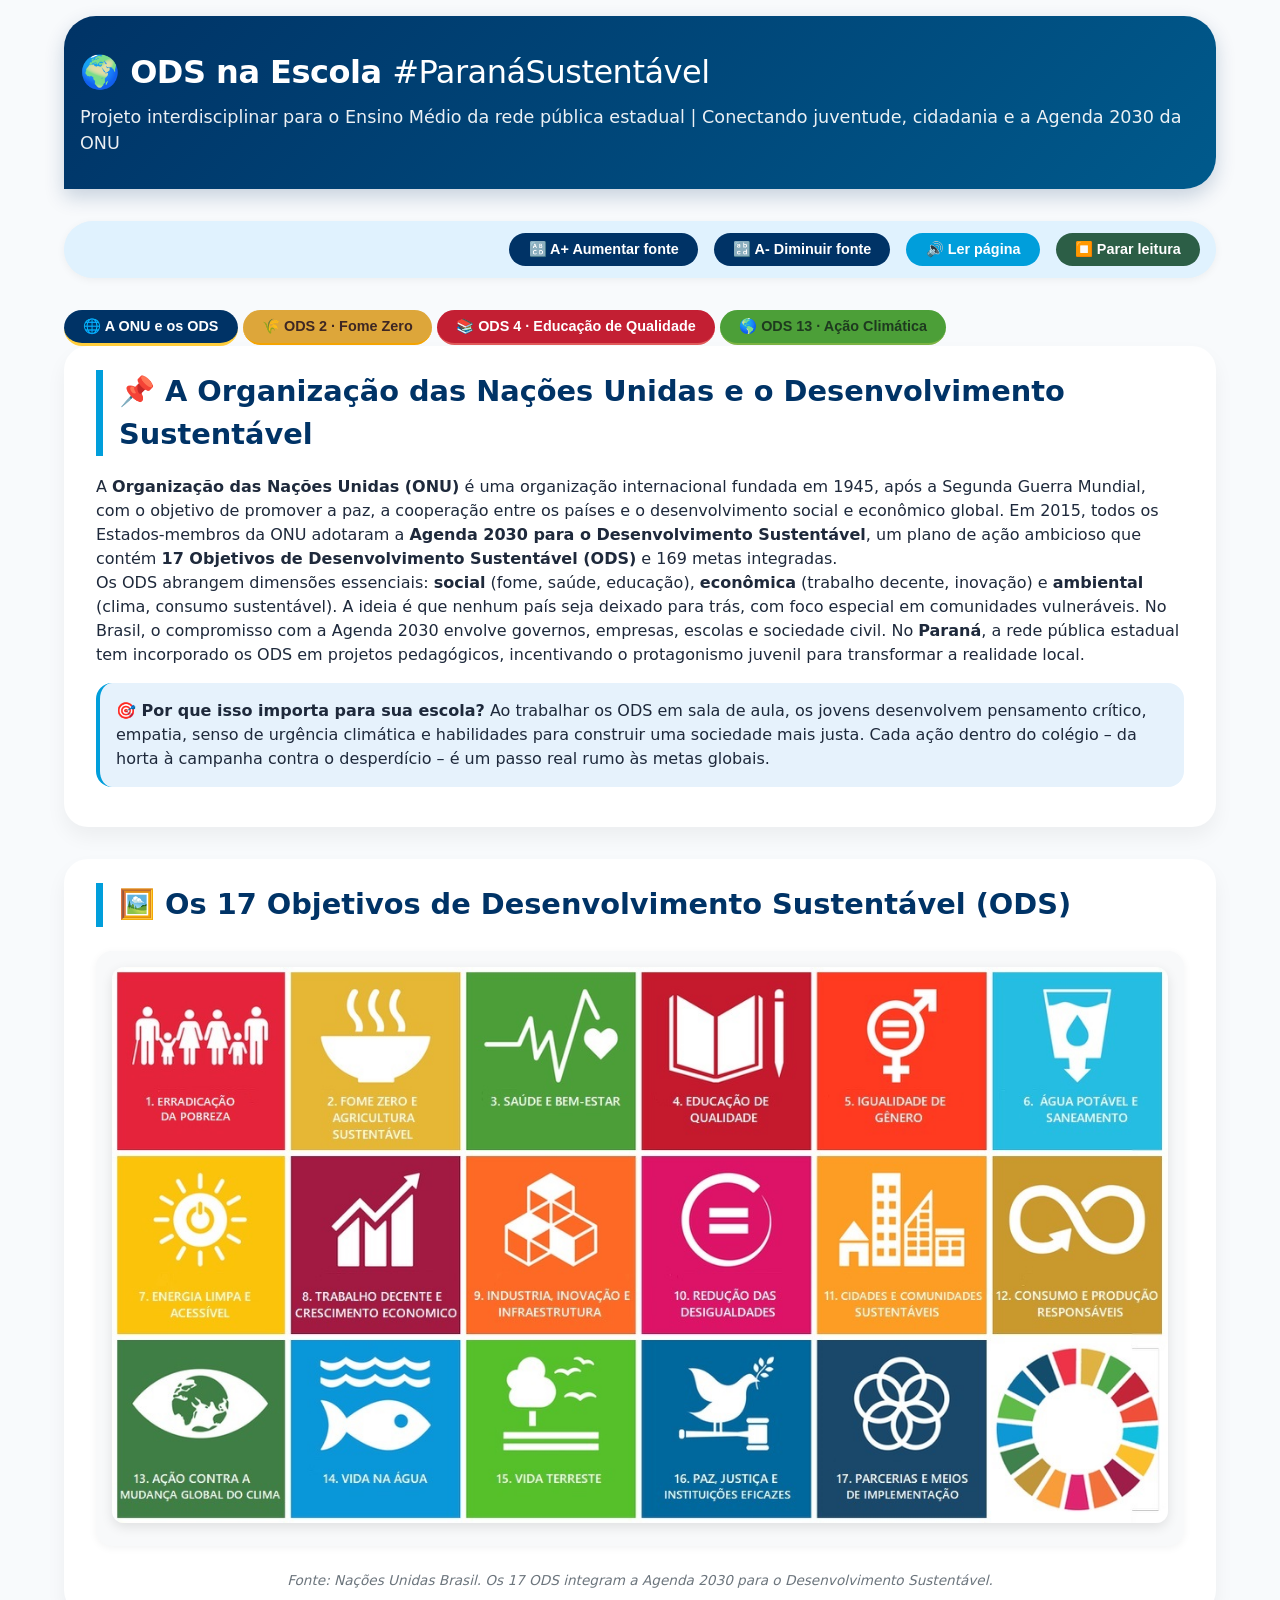
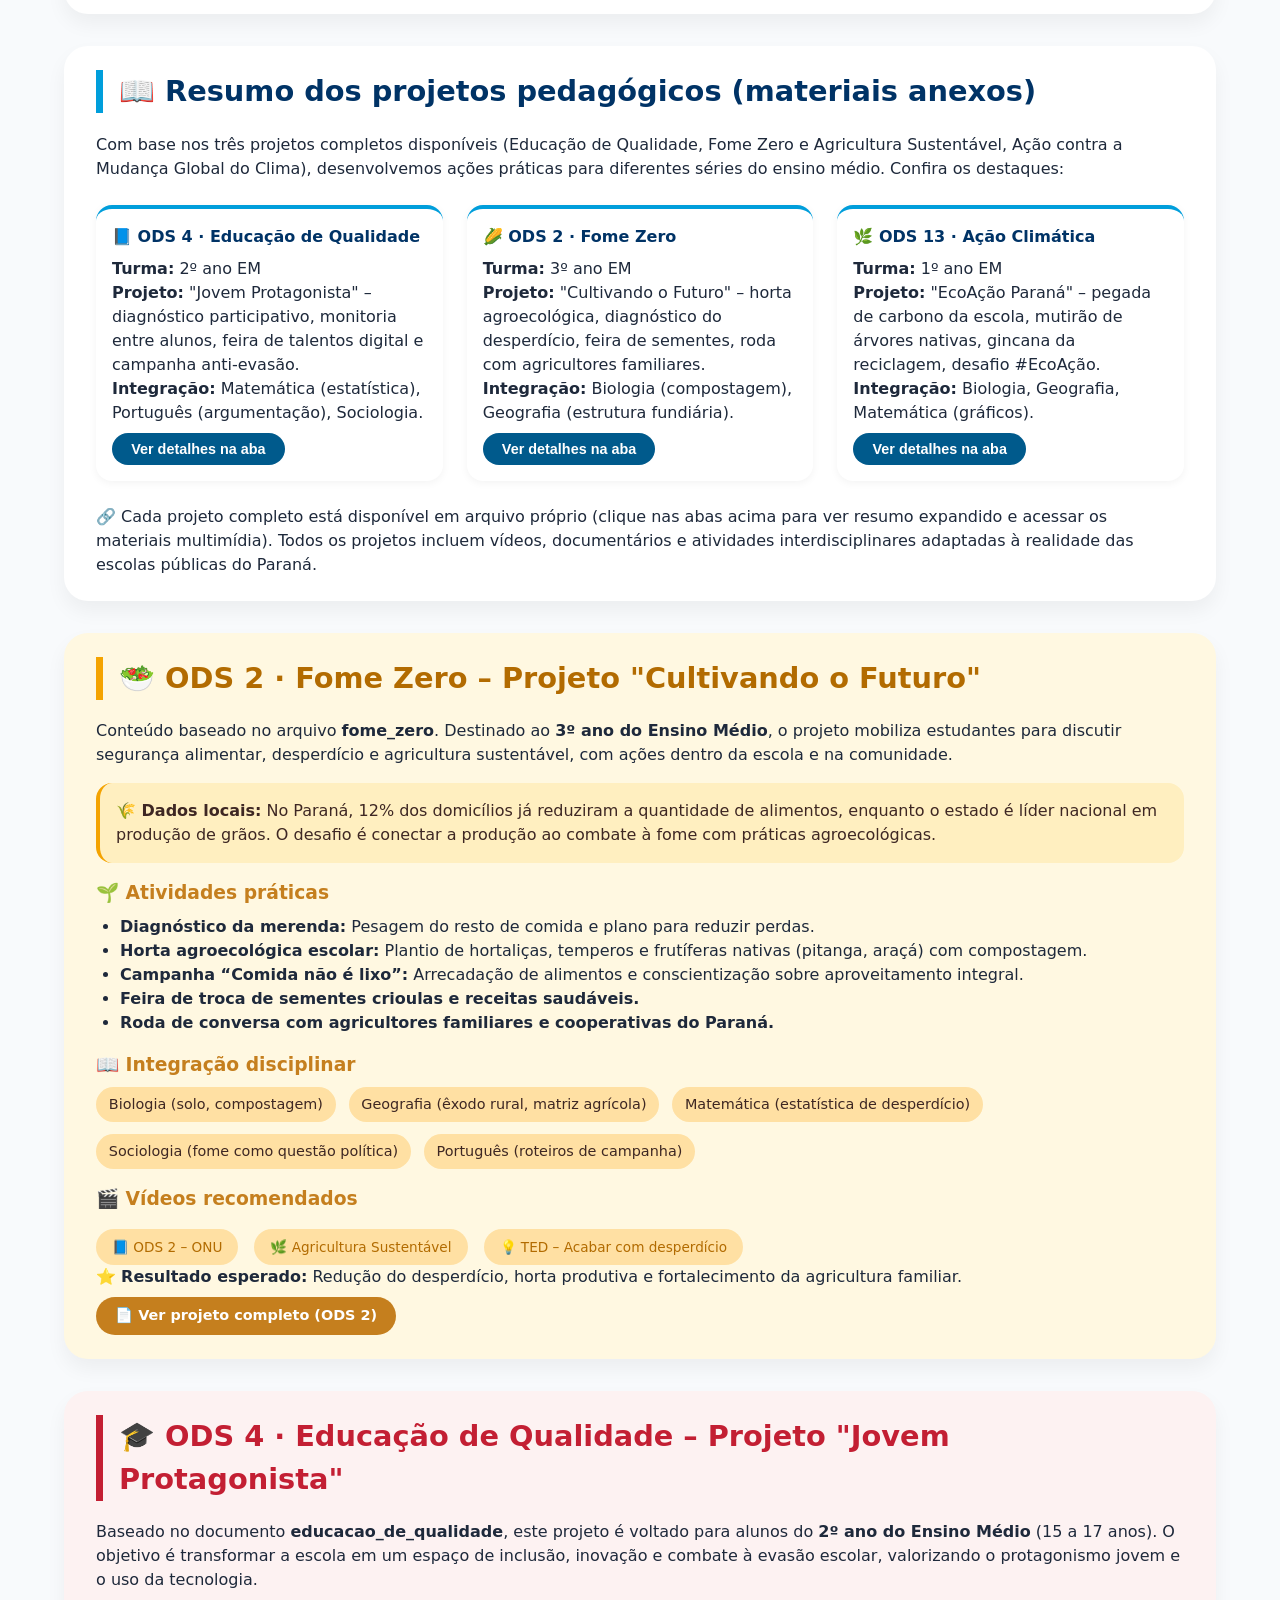
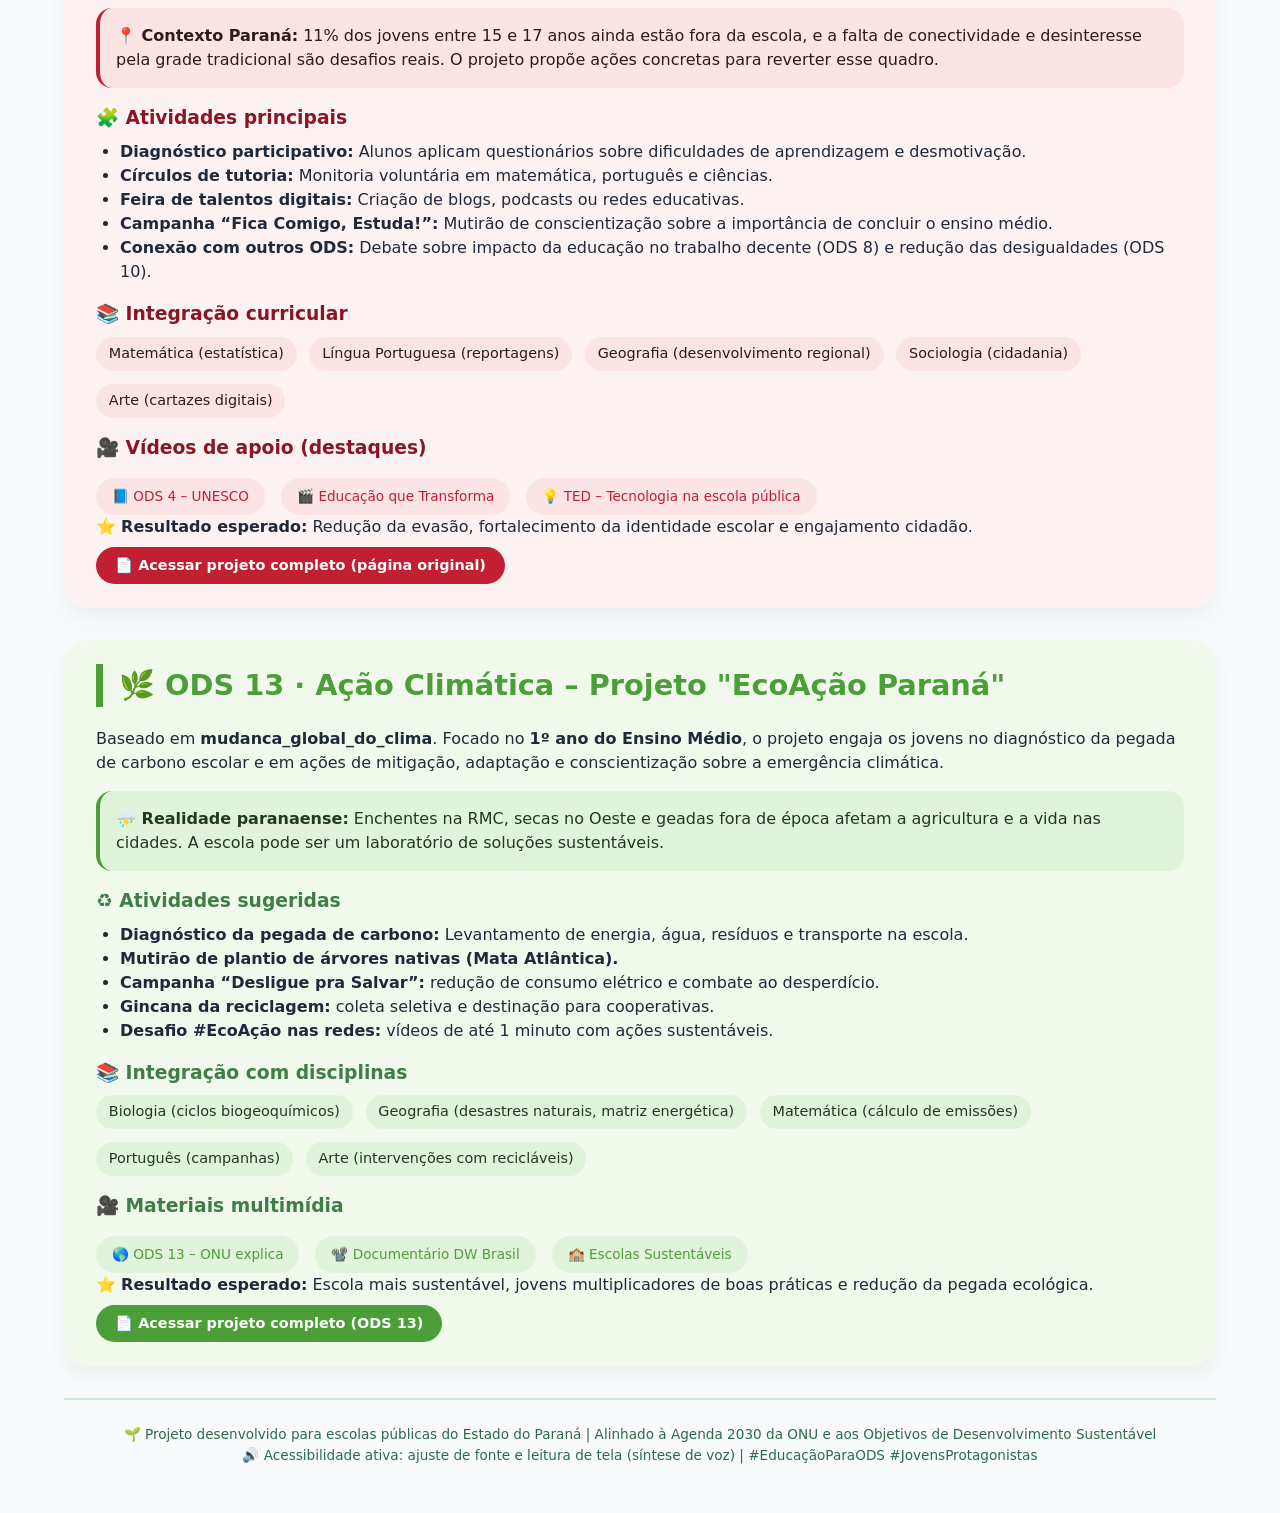
<file: index.html>
<!DOCTYPE html>
<html lang="pt-BR">

<head>
  <meta charset="UTF-8">
  <meta name="viewport" content="width=device-width, initial-scale=1.0, user-scalable=yes">
  <title>ODS na Escola | Projeto Paraná Sustentável</title>
  <!-- CSS unificado (style.css) -->
  <link rel="stylesheet" href="assets/css/style.css">
</head>

<body class="index-page">
  <div class="container">
    <!-- Cabeçalho com paleta ODS ONU (azul) -->
    <div class="header">
      <h1>🌍 ODS na Escola <span style="font-weight: normal;">#ParanáSustentável</span></h1>
      <p>Projeto interdisciplinar para o Ensino Médio da rede pública estadual | Conectando juventude, cidadania e a
        Agenda 2030 da ONU</p>
    </div>

    <!-- Barra de acessibilidade (mesmos IDs usados no script.js) -->
    <div class="access-bar">
      <button class="access-btn" id="increaseFontBtn" aria-label="Aumentar tamanho da fonte">🔠 A+ Aumentar
        fonte</button>
      <button class="access-btn" id="decreaseFontBtn" aria-label="Diminuir tamanho da fonte">🔡 A- Diminuir
        fonte</button>
      <button class="access-btn speech" id="readPageBtn" aria-label="Ler conteúdo da página em voz alta">🔊 Ler
        página</button>
      <button class="access-btn secondary" id="stopSpeechBtn" aria-label="Parar leitura">⏹️ Parar leitura</button>
    </div>

    <!-- Sistema de abas (tabs) -->
    <div class="tab-buttons">
      <button class="access-btn active-tab" data-tab="onu" onclick="location.href='index.html'">🌐 A ONU e os
        ODS</button>
      <button class="access-btn" data-tab="ods2" onclick="location.href='pages/fome_zero.html'">🌾 ODS 2 · Fome
        Zero</button>
      <button class="access-btn" data-tab="ods4" onclick="location.href='pages/educacao_de_qualidade.html'">📚 ODS 4 ·
        Educação de Qualidade</button>
      <button class="access-btn" data-tab="ods13" onclick="location.href='pages/mudanca_global_do_clima.html'">🌎 ODS
        13 ·
        Ação Climática
      </button>
    </div>

    <div class="tab-contents">
      <!-- ABA 1: Aprofundamento ONU + resumo dos projetos -->
      <div class="tab-content active" id="tab-onu">
        <div class="card">
          <h2>📌 A Organização das Nações Unidas e o Desenvolvimento Sustentável</h2>
          <div class="readable">
            <p>A <strong>Organização das Nações Unidas (ONU)</strong> é uma organização internacional fundada em 1945,
              após a Segunda Guerra Mundial, com o objetivo de promover a paz, a cooperação entre os países e o
              desenvolvimento social e econômico global. Em 2015, todos os Estados-membros da ONU adotaram a
              <strong>Agenda 2030 para o Desenvolvimento Sustentável</strong>, um plano de ação ambicioso que contém
              <strong>17 Objetivos de Desenvolvimento Sustentável (ODS)</strong> e 169 metas integradas.
            </p>
            <p>Os ODS abrangem dimensões essenciais: <strong>social</strong> (fome, saúde, educação),
              <strong>econômica</strong> (trabalho decente, inovação) e <strong>ambiental</strong> (clima, consumo
              sustentável). A ideia é que nenhum país seja deixado para trás, com foco especial em comunidades
              vulneráveis. No Brasil, o compromisso com a Agenda 2030 envolve governos, empresas, escolas e sociedade
              civil. No <strong>Paraná</strong>, a rede pública estadual tem incorporado os ODS em projetos pedagógicos,
              incentivando o protagonismo juvenil para transformar a realidade local.
            </p>
            <div class="highlight">
              <strong>🎯 Por que isso importa para sua escola?</strong> Ao trabalhar os ODS em sala de aula, os jovens
              desenvolvem pensamento crítico, empatia, senso de urgência climática e habilidades para construir uma
              sociedade mais justa. Cada ação dentro do colégio – da horta à campanha contra o desperdício – é um passo
              real rumo às metas globais.
            </div>
          </div>
        </div>

        <!-- NOVO CARD: IMAGEM DOS 17 ODS -->
        <div class="card">
          <h2>🖼️ Os 17 Objetivos de Desenvolvimento Sustentável (ODS)</h2>
          <div class="ods-image-container">
            <img src="assets/images/ods.jpg"
              alt="Infográfico com os 17 Objetivos de Desenvolvimento Sustentável da ONU, incluindo Erradicação da Pobreza, Fome Zero, Saúde e Bem-estar, Educação de Qualidade, Igualdade de Gênero, Água Potável, Energia Limpa, Trabalho Decente, Indústria e Inovação, Redução das Desigualdades, Cidades Sustentáveis, Consumo Responsável, Ação Climática, Vida na Água, Vida Terrestre, Paz e Justiça, e Parcerias."
              class="ods-full-image">
          </div>
          <p class="image-credit">Fonte: Nações Unidas Brasil. Os 17 ODS integram a Agenda 2030 para o Desenvolvimento
            Sustentável.</p>
        </div>

        <div class="card">
          <h2>📖 Resumo dos projetos pedagógicos (materiais anexos)</h2>
          <p>Com base nos três projetos completos disponíveis (Educação de Qualidade, Fome Zero e Agricultura
            Sustentável, Ação contra a Mudança Global do Clima), desenvolvemos ações práticas para diferentes séries do
            ensino médio. Confira os destaques:</p>
          <div class="resumo-grid">
            <div class="resumo-card-mini">
              <h4>📘 ODS 4 · Educação de Qualidade</h4>
              <p><strong>Turma:</strong> 2º ano EM<br>
                <strong>Projeto:</strong> "Jovem Protagonista" – diagnóstico participativo, monitoria entre alunos,
                feira de talentos digital e campanha anti-evasão.<br>
                <strong>Integração:</strong> Matemática (estatística), Português (argumentação), Sociologia.
              </p>
              <button class="access-btn small-tab-btn" data-tab="ods4">Ver detalhes na aba</button>
            </div>
            <div class="resumo-card-mini">
              <h4>🌽 ODS 2 · Fome Zero</h4>
              <p><strong>Turma:</strong> 3º ano EM<br>
                <strong>Projeto:</strong> "Cultivando o Futuro" – horta agroecológica, diagnóstico do desperdício, feira
                de sementes, roda com agricultores familiares.<br>
                <strong>Integração:</strong> Biologia (compostagem), Geografia (estrutura fundiária).
              </p>
              <button class="access-btn small-tab-btn" data-tab="ods2">Ver detalhes na aba</button>
            </div>
            <div class="resumo-card-mini">
              <h4>🌿 ODS 13 · Ação Climática</h4>
              <p><strong>Turma:</strong> 1º ano EM<br>
                <strong>Projeto:</strong> "EcoAção Paraná" – pegada de carbono da escola, mutirão de árvores nativas,
                gincana da reciclagem, desafio #EcoAção.<br>
                <strong>Integração:</strong> Biologia, Geografia, Matemática (gráficos).
              </p>
              <button class="access-btn small-tab-btn" data-tab="ods13">Ver detalhes na aba</button>
            </div>
          </div>
          <p class="readable" style="margin-top: 0.5rem;">🔗 Cada projeto completo está disponível em arquivo próprio
            (clique nas abas acima para ver resumo expandido e acessar os materiais multimídia). Todos os projetos
            incluem vídeos, documentários e atividades interdisciplinares adaptadas à realidade das escolas públicas do
            Paraná.</p>
        </div>
      </div>


      <!-- ABA 3: ODS 2 Fome Zero e Agricultura Sustentável -->
      <div class="tab-content" id="tab-ods2">
        <div class="card">
          <h2>🥗 ODS 2 · Fome Zero – Projeto "Cultivando o Futuro"</h2>
          <div class="readable">
            <p>Conteúdo baseado no arquivo <strong>fome_zero</strong>. Destinado ao <strong>3º ano do Ensino
                Médio</strong>, o projeto mobiliza estudantes para discutir segurança alimentar, desperdício e
              agricultura sustentável, com ações dentro da escola e na comunidade.</p>
            <div class="highlight">
              <strong>🌾 Dados locais:</strong> No Paraná, 12% dos domicílios já reduziram a quantidade de alimentos,
              enquanto o estado é líder nacional em produção de grãos. O desafio é conectar a produção ao combate à fome
              com práticas agroecológicas.
            </div>
            <h3>🌱 Atividades práticas</h3>
            <ul>
              <li><strong>Diagnóstico da merenda:</strong> Pesagem do resto de comida e plano para reduzir perdas.</li>
              <li><strong>Horta agroecológica escolar:</strong> Plantio de hortaliças, temperos e frutíferas nativas
                (pitanga, araçá) com compostagem.</li>
              <li><strong>Campanha “Comida não é lixo”:</strong> Arrecadação de alimentos e conscientização sobre
                aproveitamento integral.</li>
              <li><strong>Feira de troca de sementes crioulas e receitas saudáveis.</strong></li>
              <li><strong>Roda de conversa com agricultores familiares e cooperativas do Paraná.</strong></li>
            </ul>
            <h3>📖 Integração disciplinar</h3>
            <div class="subjects-mini">
              <span>Biologia (solo, compostagem)</span>
              <span>Geografia (êxodo rural, matriz agrícola)</span>
              <span>Matemática (estatística de desperdício)</span>
              <span>Sociologia (fome como questão política)</span>
              <span>Português (roteiros de campanha)</span>
            </div>
            <h3>🎬 Vídeos recomendados</h3>
            <div class="video-mini-list">
              <a href="https://www.youtube.com/embed/9nJt6nHmE6Q" target="_blank">📘 ODS 2 – ONU</a>
              <a href="https://www.youtube.com/embed/1Z2n9Xv7y8A" target="_blank">🌿 Agricultura Sustentável</a>
              <a href="https://www.youtube.com/embed/7V8oP4c2qZw" target="_blank">💡 TED – Acabar com desperdício</a>
            </div>
            <p class="margin-top-1">⭐ <strong>Resultado esperado:</strong> Redução do desperdício, horta produtiva
              e fortalecimento da agricultura familiar.</p>
            <a href="pages/fome_zero.html" class="access-btn btn-projeto">📄 Ver projeto completo (ODS 2)</a>
          </div>
        </div>
      </div>


      <!-- ABA 2: ODS 4 Educação de Qualidade (resumo do anexo) -->
      <div class="tab-content" id="tab-ods4">
        <div class="card">
          <h2>🎓 ODS 4 · Educação de Qualidade – Projeto "Jovem Protagonista"</h2>
          <div class="readable">
            <p>Baseado no documento <strong>educacao_de_qualidade</strong>, este projeto é voltado para alunos do
              <strong>2º ano do Ensino Médio</strong> (15 a 17 anos). O objetivo é transformar a escola em um espaço de
              inclusão, inovação e combate à evasão escolar, valorizando o protagonismo jovem e o uso da tecnologia.
            </p>
            <div class="highlight">
              <strong>📍 Contexto Paraná:</strong> 11% dos jovens entre 15 e 17 anos ainda estão fora da escola, e a
              falta de conectividade e desinteresse pela grade tradicional são desafios reais. O projeto propõe ações
              concretas para reverter esse quadro.
            </div>
            <h3>🧩 Atividades principais</h3>
            <ul>
              <li><strong>Diagnóstico participativo:</strong> Alunos aplicam questionários sobre dificuldades de
                aprendizagem e desmotivação.</li>
              <li><strong>Círculos de tutoria:</strong> Monitoria voluntária em matemática, português e ciências.</li>
              <li><strong>Feira de talentos digitais:</strong> Criação de blogs, podcasts ou redes educativas.</li>
              <li><strong>Campanha “Fica Comigo, Estuda!”:</strong> Mutirão de conscientização sobre a importância de
                concluir o ensino médio.</li>
              <li><strong>Conexão com outros ODS:</strong> Debate sobre impacto da educação no trabalho decente (ODS 8)
                e redução das desigualdades (ODS 10).</li>
            </ul>
            <h3>📚 Integração curricular</h3>
            <div class="subjects-mini">
              <span>Matemática (estatística)</span>
              <span>Língua Portuguesa (reportagens)</span>
              <span>Geografia (desenvolvimento regional)</span>
              <span>Sociologia (cidadania)</span>
              <span>Arte (cartazes digitais)</span>
            </div>
            <h3>🎥 Vídeos de apoio (destaques)</h3>
            <div class="video-mini-list">
              <a href="https://www.youtube.com/embed/htHKPh9LQYo" target="_blank">📘 ODS 4 – UNESCO</a>
              <a href="https://www.youtube.com/embed/uo8vZx9DPXk" target="_blank">🎬 Educação que Transforma</a>
              <a href="https://www.youtube.com/embed/6M_w9ZN-kW4" target="_blank">💡 TED – Tecnologia na escola
                pública</a>
            </div>
            <p class="margin-top-1">⭐ <strong>Resultado esperado:</strong> Redução da evasão, fortalecimento da
              identidade escolar e engajamento cidadão.</p>
            <a href="pages/educacao_de_qualidade.html" class="access-btn btn-projeto">📄 Acessar projeto completo
              (página original)</a>
          </div>
        </div>
      </div>

      <!-- ABA 4: ODS 13 Ação contra a Mudança Global do Clima -->
      <div class="tab-content" id="tab-ods13">
        <div class="card">
          <h2>🌿 ODS 13 · Ação Climática – Projeto "EcoAção Paraná"</h2>
          <div class="readable">
            <p>Baseado em <strong>mudanca_global_do_clima</strong>. Focado no <strong>1º ano do Ensino
                Médio</strong>, o projeto engaja os jovens no diagnóstico da pegada de carbono escolar e em ações de
              mitigação, adaptação e conscientização sobre a emergência climática.</p>
            <div class="highlight">
              <strong>⛈️ Realidade paranaense:</strong> Enchentes na RMC, secas no Oeste e geadas fora de época afetam a
              agricultura e a vida nas cidades. A escola pode ser um laboratório de soluções sustentáveis.
            </div>
            <h3>♻️ Atividades sugeridas</h3>
            <ul>
              <li><strong>Diagnóstico da pegada de carbono:</strong> Levantamento de energia, água, resíduos e
                transporte na escola.</li>
              <li><strong>Mutirão de plantio de árvores nativas (Mata Atlântica).</strong></li>
              <li><strong>Campanha “Desligue pra Salvar”:</strong> redução de consumo elétrico e combate ao desperdício.
              </li>
              <li><strong>Gincana da reciclagem:</strong> coleta seletiva e destinação para cooperativas.</li>
              <li><strong>Desafio #EcoAção nas redes:</strong> vídeos de até 1 minuto com ações sustentáveis.</li>
            </ul>
            <h3>📚 Integração com disciplinas</h3>
            <div class="subjects-mini">
              <span>Biologia (ciclos biogeoquímicos)</span>
              <span>Geografia (desastres naturais, matriz energética)</span>
              <span>Matemática (cálculo de emissões)</span>
              <span>Português (campanhas)</span>
              <span>Arte (intervenções com recicláveis)</span>
            </div>
            <h3>🎥 Materiais multimídia</h3>
            <div class="video-mini-list">
              <a href="https://www.youtube.com/embed/owf1Q07LwR0" target="_blank">🌎 ODS 13 – ONU explica</a>
              <a href="https://www.youtube.com/embed/G4H1N_yXBiA" target="_blank">📽️ Documentário DW Brasil</a>
              <a href="https://www.youtube.com/embed/J_3T2rUnHrM" target="_blank">🏫 Escolas Sustentáveis</a>
            </div>
            <p class="margin-top-1">⭐ <strong>Resultado esperado:</strong> Escola mais sustentável, jovens
              multiplicadores de boas práticas e redução da pegada ecológica.</p>
            <a href="pages/mudanca_global_do_clima.html" class="access-btn btn-projeto">📄 Acessar projeto completo
              (ODS
              13)</a>
          </div>
        </div>
      </div>
    </div>

    <footer class="footer">
      <p>🌱 Projeto desenvolvido para escolas públicas do Estado do Paraná | Alinhado à Agenda 2030 da ONU e aos
        Objetivos de Desenvolvimento Sustentável</p>
      <p>🔊 Acessibilidade ativa: ajuste de fonte e leitura de tela (síntese de voz) | #EducaçãoParaODS
        #JovensProtagonistas</p>
    </footer>
  </div>

  <!-- Script unificado (acessibilidade, leitura e abas) -->
  <script src="assets/js/script.js"></script>
</body>

</html>
</file>
<file: assets/css/style.css>
* {
  margin: 0;
  padding: 0;
  box-sizing: border-box;
}

/* ===== TEMA PADRÃO (ONU) ===== */
body {
  font-family: 'Segoe UI', 'Poppins', system-ui, -apple-system, 'Roboto', sans-serif;
  background: #f8fafc;
  color: #1e293b;
  line-height: 1.5;
  transition: all 0.2s ease;
  font-size: 16px;
}

.container {
  max-width: 1200px;
  margin: 0 auto;
  padding: 1rem 1.5rem 3rem;
}

/* cabeçalho - gradiente azul ONU */
.header {
  background: linear-gradient(135deg, #003366, #005a8c);
  color: white;
  padding: 2rem 1rem;
  border-radius: 2rem 2rem 2rem 0;
  margin-bottom: 2rem;
  box-shadow: 0 8px 20px rgba(0, 51, 102, 0.2);
}

.header h1 {
  font-size: 2rem;
  margin-bottom: 0.5rem;
  letter-spacing: -0.5px;
}

.header p {
  font-size: 1.1rem;
  opacity: 0.92;
}

/* barra de acessibilidade */
.access-bar {
  background: #e0f2fe;
  padding: 0.75rem 1rem;
  border-radius: 60px;
  display: flex;
  flex-wrap: wrap;
  gap: 1rem;
  justify-content: flex-end;
  align-items: center;
  margin-bottom: 2rem;
  box-shadow: 0 2px 8px rgba(0, 0, 0, 0.05);
}

.access-btn {
  background: #003366;
  border: none;
  color: white;
  font-weight: bold;
  padding: 0.5rem 1.2rem;
  border-radius: 40px;
  cursor: pointer;
  font-size: 0.9rem;
  transition: 0.2s;
  display: inline-flex;
  align-items: center;
  gap: 0.5rem;
}

.access-btn:hover {
  background: #002244;
  transform: scale(0.97);
}

.access-btn.secondary {
  background: #2c5e46;
}

.access-btn.speech {
  background: #009edb;
}

/* cards */
.card {
  background: white;
  border-radius: 1.5rem;
  padding: 1.5rem 2rem;
  margin-bottom: 2rem;
  box-shadow: 0 10px 20px rgba(0, 0, 0, 0.05);
  transition: 0.2s;
}

.card h2 {
  color: #003366;
  border-left: 7px solid #009edb;
  padding-left: 1rem;
  margin-bottom: 1.2rem;
  font-size: 1.8rem;
}

.card h3 {
  color: #005a8c;
  margin: 1rem 0 0.5rem;
}

.highlight {
  background: #e6f2fc;
  border-radius: 1rem;
  padding: 1rem;
  margin: 1rem 0;
  border-left: 4px solid #009edb;
}

/* listas */
.objectives-list,
.readable ul {
  margin-left: 1.5rem;
  margin-bottom: 1rem;
}

.activity,
.subject {
  margin-bottom: 1rem;
}

.activity h3,
.subject h3 {
  margin-top: 0;
}

.subjects-mini {
  display: flex;
  flex-wrap: wrap;
  gap: 0.8rem;
  margin-top: 0.5rem;
}

.subjects-mini span {
  background: #eef2fa;
  padding: 0.4rem 0.8rem;
  border-radius: 2rem;
  font-size: 0.9rem;
}

/* vídeos responsivos */
.video-grid {
  display: flex;
  flex-wrap: wrap;
  gap: 2rem;
  margin-top: 1rem;
}

.video-item {
  flex: 1 1 300px;
  background: #f4faf6;
  border-radius: 1.2rem;
  overflow: hidden;
  box-shadow: 0 4px 12px rgba(0, 0, 0, 0.1);
}

.video-item iframe {
  width: 100%;
  aspect-ratio: 16 / 9;
  border: none;
}

.video-item p {
  padding: 0.8rem;
  font-weight: 500;
  background: white;
}

/* ===== ESTILOS PARA VÍDEOS LOCAIS ===== */
.video-item.local-video {
  background: #1a1a2e;
}

.video-item.local-video video {
  width: 100%;
  aspect-ratio: 16 / 9;
  background: #000;
  outline: none;
}

.video-item.local-video video:focus {
  outline: none;
}

/* Garantia de que vídeos mantenham proporção mesmo em tela cheia nativa */
video:fullscreen {
  width: 100vw;
  height: 100vh;
  object-fit: contain;
  background: #000;
}

video:-webkit-full-screen {
  width: 100vw;
  height: 100vh;
  object-fit: contain;
  background: #000;
}

.video-controls {
  padding: 0.5rem 0.8rem;
  background: #2d2d44;
  display: flex;
  justify-content: flex-end;
}

.fullscreen-btn {
  background: #003366;
  border: none;
  color: white;
  font-weight: bold;
  padding: 0.3rem 0.8rem;
  border-radius: 20px;
  cursor: pointer;
  font-size: 0.75rem;
  transition: 0.2s;
  display: inline-flex;
  align-items: center;
  gap: 0.3rem;
}

.fullscreen-btn:hover {
  background: #002244;
  transform: scale(0.97);
}

/* rodapé */
.footer {
  text-align: center;
  margin-top: 2rem;
  padding-top: 1.5rem;
  border-top: 2px solid #cce6db;
  font-size: 0.85rem;
  color: #2c6b4b;
}

/* ===== RESPONSIVIDADE REFATORADA ===== */

/* Tablets (768px - 1024px) */
@media (max-width: 1024px) {
  .container {
    padding: 1rem 1.2rem 2.5rem;
  }

  .card {
    padding: 1.3rem 1.5rem;
  }

  .card h2 {
    font-size: 1.6rem;
  }

  .video-grid {
    gap: 1.5rem;
  }

  .video-item {
    flex: 1 1 280px;
  }

  .resumo-grid {
    gap: 1.2rem;
  }

  .resumo-card-mini {
    flex: 1 1 220px;
  }
}

/* Tablets pequenos e dispositivos médios (601px - 768px) */
@media (max-width: 768px) {
  .container {
    padding: 0.8rem 1rem 2rem;
  }

  .header {
    padding: 1.5rem 1rem;
    border-radius: 1.5rem 1.5rem 1.5rem 0;
    margin-bottom: 1.5rem;
  }

  .header h1 {
    font-size: 1.6rem;
  }

  .header p {
    font-size: 1rem;
  }

  .access-bar {
    padding: 0.6rem 0.8rem;
    gap: 0.7rem;
    border-radius: 40px;
  }

  .access-btn {
    padding: 0.4rem 1rem;
    font-size: 0.8rem;
  }

  .card {
    padding: 1rem 1.2rem;
    border-radius: 1.2rem;
    margin-bottom: 1.5rem;
  }

  .card h2 {
    font-size: 1.4rem;
    padding-left: 0.8rem;
    border-left-width: 5px;
  }

  .card h3 {
    font-size: 1.2rem;
  }

  .highlight {
    padding: 0.8rem;
  }

  .subjects-mini {
    gap: 0.6rem;
  }

  .subjects-mini span {
    padding: 0.3rem 0.7rem;
    font-size: 0.8rem;
  }

  .video-grid {
    gap: 1.2rem;
  }

  .video-item {
    flex: 1 1 100%;
  }

  .video-item p {
    padding: 0.6rem;
    font-size: 0.85rem;
  }

  .video-controls {
    padding: 0.4rem 0.6rem;
  }

  .fullscreen-btn {
    padding: 0.25rem 0.7rem;
    font-size: 0.7rem;
  }

  .resumo-grid {
    gap: 1rem;
    margin: 1rem 0;
  }

  .resumo-card-mini {
    flex: 1 1 100%;
    padding: 0.8rem;
  }

  .resumo-card-mini h4 {
    font-size: 1rem;
  }

  .resumo-card-mini p {
    font-size: 0.85rem;
  }

  .small-tab-btn {
    padding: 0.3rem 0.8rem;
    font-size: 0.75rem;
  }

  .tab-buttons {
    display: flex;
    flex-wrap: wrap;
    gap: 0.6rem;
    margin-bottom: 1.5rem;
  }

  .tab-buttons .access-btn {
    flex: 1 1 auto;
    min-width: 120px;
    text-align: center;
    justify-content: center;
  }

  .video-mini-list {
    gap: 0.6rem;
  }

  .video-mini-list a {
    padding: 0.4rem 0.8rem;
    font-size: 0.75rem;
  }

  .btn-projeto {
    padding: 0.4rem 1rem;
    font-size: 0.8rem;
    width: 100%;
    text-align: center;
    justify-content: center;
  }

  .footer {
    font-size: 0.75rem;
    margin-top: 1.5rem;
    padding-top: 1rem;
  }

  .footer p {
    margin-bottom: 0.3rem;
  }

  .ods-image-container {
    padding: 0.6rem;
  }

  .ods-full-image {
    border-radius: 8px;
  }

  .image-credit {
    font-size: 0.7rem;
  }
}

/* Dispositivos móveis (até 600px) */
@media (max-width: 600px) {
  .container {
    padding: 0.6rem 0.8rem 1.5rem;
  }

  .header {
    padding: 1.2rem 0.8rem;
    border-radius: 1.2rem 1.2rem 1.2rem 0;
    margin-bottom: 1rem;
  }

  .header h1 {
    font-size: 1.3rem;
    letter-spacing: -0.3px;
  }

  .header p {
    font-size: 0.85rem;
  }

  .access-bar {
    padding: 0.5rem 0.6rem;
    gap: 0.5rem;
    border-radius: 30px;
    justify-content: center;
  }

  .access-btn {
    padding: 0.35rem 0.8rem;
    font-size: 0.7rem;
    gap: 0.3rem;
  }

  .card {
    padding: 0.8rem 1rem;
    border-radius: 1rem;
    margin-bottom: 1rem;
  }

  .card h2 {
    font-size: 1.2rem;
    padding-left: 0.6rem;
    border-left-width: 4px;
    margin-bottom: 0.8rem;
  }

  .card h3 {
    font-size: 1rem;
    margin: 0.7rem 0 0.3rem;
  }

  .readable p,
  .readable li,
  .activity p {
    font-size: 0.85rem;
  }

  .readable ul,
  .objectives-list {
    margin-left: 1rem;
  }

  .highlight {
    padding: 0.6rem;
    font-size: 0.85rem;
  }

  .subjects-mini {
    gap: 0.4rem;
  }

  .subjects-mini span {
    padding: 0.25rem 0.6rem;
    font-size: 0.7rem;
  }

  .video-grid {
    gap: 1rem;
  }

  .video-item p {
    padding: 0.5rem;
    font-size: 0.75rem;
  }

  .fullscreen-btn {
    padding: 0.2rem 0.6rem;
    font-size: 0.65rem;
  }

  .tab-buttons {
    gap: 0.4rem;
  }

  .tab-buttons .access-btn {
    min-width: 100px;
    padding: 0.3rem 0.6rem;
    font-size: 0.7rem;
  }

  .resumo-card-mini {
    padding: 0.7rem;
  }

  .resumo-card-mini h4 {
    font-size: 0.9rem;
  }

  .resumo-card-mini p {
    font-size: 0.75rem;
  }

  .small-tab-btn {
    padding: 0.25rem 0.6rem;
    font-size: 0.7rem;
  }

  .video-mini-list a {
    padding: 0.35rem 0.7rem;
    font-size: 0.7rem;
  }

  .btn-projeto {
    padding: 0.35rem 0.8rem;
    font-size: 0.75rem;
  }

  .footer {
    font-size: 0.7rem;
    margin-top: 1rem;
    padding-top: 0.8rem;
  }

  .ods-image-container {
    padding: 0.5rem;
    margin: 1rem 0;
  }

  .image-credit {
    font-size: 0.65rem;
  }
}

/* classes de controle de fonte via JS */
body.font-small {
  font-size: 14px;
}

body.font-large {
  font-size: 20px;
}

body.font-xlarge {
  font-size: 24px;
}

.readable-text {
  transition: all 0.1s;
}

/* ===== ESTILOS EXCLUSIVOS PARA index.html (abas, resumo, etc.) ===== */
body.index-page .tab-buttons button.active-tab {
  background: #003366;
  color: white;
  border-bottom: 3px solid #ffcd3c;
}

body.index-page .tab-content {
  animation: fadeEffect 0.3s;
}

@keyframes fadeEffect {
  from {
    opacity: 0;
  }

  to {
    opacity: 1;
  }
}

body.index-page .video-mini-list {
  display: flex;
  flex-wrap: wrap;
  gap: 1rem;
  margin-top: 1rem;
}

body.index-page .video-mini-list a {
  background: #eef2fa;
  padding: 0.5rem 1rem;
  border-radius: 2rem;
  text-decoration: none;
  font-size: 0.85rem;
  font-weight: 500;
  transition: 0.2s;
  display: inline-flex;
  align-items: center;
  gap: 0.4rem;
  color: #003366;
}

body.index-page .video-mini-list a:hover {
  background: #cbdde9;
  transform: scale(0.98);
}

.resumo-grid {
  display: flex;
  flex-wrap: wrap;
  gap: 1.5rem;
  margin: 1.5rem 0;
}

.resumo-card-mini {
  background: white;
  border-radius: 1rem;
  padding: 1rem;
  flex: 1 1 200px;
  box-shadow: 0 2px 8px rgba(0, 0, 0, 0.05);
  border-top: 4px solid #009edb;
}

.resumo-card-mini h4 {
  margin: 0 0 0.5rem;
  color: #003366;
}

/* botões pequenos dentro dos cards de resumo */
.small-tab-btn {
  background: #005a8c;
  margin-top: 8px;
}

.small-tab-btn:hover {
  background: #003366;
}

/* botões de acesso ao projeto completo */
.btn-projeto {
  display: inline-block;
  text-decoration: none;
  background: #009edb;
  margin-top: 0.5rem;
}

.btn-projeto:hover {
  background: #0077b3;
}

/* ========== TEMA ODS 2 – FOME ZERO E AGRICULTURA SUSTENTÁVEL (original, para o arquivo fome_zero.html) ========== */
body.ods2 {
  background: #FFF8E1;
  color: #3E2723;
}

body.ods2 .header {
  background: linear-gradient(135deg, #DDA63A, #F4A300);
  box-shadow: 0 8px 20px rgba(221, 166, 58, 0.3);
}

body.ods2 .access-bar {
  background: #FCE4B2;
}

body.ods2 .access-btn {
  background: #C57F1E;
}

body.ods2 .access-btn:hover {
  background: #A56610;
}

body.ods2 .access-btn.secondary {
  background: #9C6E1B;
}

body.ods2 .access-btn.speech {
  background: #D98E2B;
}

body.ods2 .card h2 {
  color: #B26B00;
  border-left-color: #F4A300;
}

body.ods2 .card h3 {
  color: #C57F1E;
}

body.ods2 .highlight {
  background: #FFEFC0;
  border-left-color: #F4A300;
}

body.ods2 .subjects-mini span {
  background: #FFE0A3;
}

body.ods2 .video-item {
  background: #FFF2D7;
}

body.ods2 .footer {
  border-top-color: #F4D03F;
  color: #6B4C1A;
}

/* ========== NOVAS REGRAS PARA A BARRA DE ABAS NO fome_zero.html (PALETA ODS 2) ========== */
/* Apenas o botão ativo (ODS 2) segue a paleta do tema; os demais mantêm o estilo padrão azul ONU */
body.ods2 .tab-buttons .access-btn.active-tab {
  background: #B26B00;
  /* dourado escuro */
  border-bottom: 3px solid #FFD966;
  color: white;
}

body.ods2 .tab-buttons .access-btn.active-tab:hover {
  background: #8A5A00;
  transform: scale(0.97);
}

/* ========== AJUSTE ESPECÍFICO: botão "A ONU e os ODS" no fome_zero.html com paleta ONU (azul) ========== */
body.ods2 .tab-buttons button[data-tab="onu"] {
  background: #003366;
  color: white;
  border-bottom: 2px solid #009edb;
}

body.ods2 .tab-buttons button[data-tab="onu"]:hover {
  background: #002244;
  transform: scale(0.97);
}

/* ========== AJUSTE DO BOTÃO ODS 4 DENTRO DO fome_zero.html – PALETA ODS 4 ========== */
body.ods2 .tab-buttons button[data-tab="ods4"] {
  background: #C31F33;
  color: #FFFFFF;
  border-bottom: 2px solid #E05A5A;
}

body.ods2 .tab-buttons button[data-tab="ods4"]:hover {
  background: #8A1525;
  color: white;
  transform: scale(0.97);
}

/* ========== AJUSTE DO BOTÃO ODS 13 DENTRO DO fome_zero.html – PALETA ODS 13 ========== */
body.ods2 .tab-buttons button[data-tab="ods13"] {
  background: #4C9F38;
  color: #FFFFFF;
  border-bottom: 2px solid #7CB342;
}

body.ods2 .tab-buttons button[data-tab="ods13"]:hover {
  background: #3F7E44;
  color: white;
  transform: scale(0.97);
}

/* ========== AJUSTES EXCLUSIVOS PARA O BOTÃO E A ABA ODS 2 DENTRO DO index.html (não afetam fome_zero.html) ========== */
/* Botão da aba ODS 2 no index.html (sempre com a paleta do tema) */
body.index-page .tab-buttons button[data-tab="ods2"] {
  background: #DDA63A;
  color: #3E2723;
  border-bottom: 2px solid #F4A300;
}

body.index-page .tab-buttons button[data-tab="ods2"]:hover {
  background: #C57F1E;
  color: white;
}

/* Botão ativo da aba ODS 2 no index.html */
body.index-page .tab-buttons button.active-tab[data-tab="ods2"] {
  background: #B26B00;
  color: white;
  border-bottom: 3px solid #FFD966;
}

/* Conteúdo da aba ODS 2 no index.html */
body.index-page #tab-ods2 .card {
  background: #FFF8E1;
}

body.index-page #tab-ods2 .card h2 {
  color: #B26B00;
  border-left-color: #F4A300;
}

body.index-page #tab-ods2 .card h3 {
  color: #C57F1E;
}

body.index-page #tab-ods2 .highlight {
  background: #FFEFC0;
  border-left-color: #F4A300;
  color: #3E2723;
}

body.index-page #tab-ods2 .subjects-mini span {
  background: #FFE0A3;
  color: #3E2723;
}

body.index-page #tab-ods2 .video-mini-list a {
  background: #FFE0A3;
  color: #B26B00;
}

body.index-page #tab-ods2 .video-mini-list a:hover {
  background: #F4C542;
}

body.index-page #tab-ods2 .btn-projeto {
  background: #C57F1E;
}

body.index-page #tab-ods2 .btn-projeto:hover {
  background: #A56610;
}

body.index-page #tab-ods2 .access-btn.small-tab-btn {
  background: #C57F1E;
}

body.index-page #tab-ods2 .access-btn.small-tab-btn:hover {
  background: #A56610;
}

/* ========== TEMA ODS 4 – EDUCAÇÃO DE QUALIDADE ========== */
body.ods4 {
  background: #FDF2F2;
  color: #2D1A1A;
}

body.ods4 .header {
  background: linear-gradient(135deg, #C31F33, #8A1525);
  box-shadow: 0 8px 20px rgba(195, 31, 51, 0.3);
}

body.ods4 .access-bar {
  background: #FCE4E4;
}

body.ods4 .access-btn {
  background: #C31F33;
}

body.ods4 .access-btn:hover {
  background: #8A1525;
}

body.ods4 .access-btn.secondary {
  background: #8A1525;
}

body.ods4 .access-btn.speech {
  background: #C31F33;
}

body.ods4 .card h2 {
  color: #C31F33;
  border-left-color: #C31F33;
}

body.ods4 .card h3 {
  color: #8A1525;
}

body.ods4 .highlight {
  background: #FCE4E4;
  border-left-color: #C31F33;
}

body.ods4 .subjects-mini span {
  background: #FCE4E4;
}

body.ods4 .video-item {
  background: #FFF2F2;
}

body.ods4 .footer {
  border-top-color: #E6B8B8;
  color: #6B3F3F;
}

/* ========== AJUSTES EXCLUSIVOS PARA O BOTÃO E A ABA ODS 4 DENTRO DO index.html ========== */
/* Botão da aba ODS 4 no index.html (estilo inativo) */
body.index-page .tab-buttons button[data-tab="ods4"] {
  background: #C31F33;
  color: #FFFFFF;
  border-bottom: 2px solid #E05A5A;
}

body.index-page .tab-buttons button[data-tab="ods4"]:hover {
  background: #8A1525;
  color: white;
}

/* Botão ativo da aba ODS 4 no index.html */
body.index-page .tab-buttons button.active-tab[data-tab="ods4"] {
  background: #8A1525;
  color: white;
  border-bottom: 3px solid #FFB3B3;
}

/* Conteúdo da aba ODS 4 no index.html */
body.index-page #tab-ods4 .card {
  background: #FDF2F2;
}

body.index-page #tab-ods4 .card h2 {
  color: #C31F33;
  border-left-color: #C31F33;
}

body.index-page #tab-ods4 .card h3 {
  color: #8A1525;
}

body.index-page #tab-ods4 .highlight {
  background: #FCE4E4;
  border-left-color: #C31F33;
  color: #2D1A1A;
}

body.index-page #tab-ods4 .subjects-mini span {
  background: #FCE4E4;
  color: #2D1A1A;
}

body.index-page #tab-ods4 .video-mini-list a {
  background: #FCE4E4;
  color: #C31F33;
}

body.index-page #tab-ods4 .video-mini-list a:hover {
  background: #F5C2C2;
}

body.index-page #tab-ods4 .btn-projeto {
  background: #C31F33;
}

body.index-page #tab-ods4 .btn-projeto:hover {
  background: #8A1525;
}

body.index-page #tab-ods4 .access-btn.small-tab-btn {
  background: #C31F33;
}

body.index-page #tab-ods4 .access-btn.small-tab-btn:hover {
  background: #8A1525;
}

/* ========== TEMA ODS 13 – AÇÃO CONTRA A MUDANÇA GLOBAL DO CLIMA ========== */
body.ods13 {
  background: #F0F9EC;
  color: #1E3A1F;
}

body.ods13 .header {
  background: linear-gradient(135deg, #4C9F38, #3F7E44);
  box-shadow: 0 8px 20px rgba(76, 159, 56, 0.3);
}

body.ods13 .access-bar {
  background: #E2F3DC;
}

body.ods13 .access-btn {
  background: #4C9F38;
}

body.ods13 .access-btn:hover {
  background: #3F7E44;
}

body.ods13 .access-btn.secondary {
  background: #3F7E44;
}

body.ods13 .access-btn.speech {
  background: #4C9F38;
}

body.ods13 .card h2 {
  color: #4C9F38;
  border-left-color: #4C9F38;
}

body.ods13 .card h3 {
  color: #3F7E44;
}

body.ods13 .highlight {
  background: #E2F3DC;
  border-left-color: #4C9F38;
}

body.ods13 .subjects-mini span {
  background: #E2F3DC;
}

body.ods13 .video-item {
  background: #F4F9F0;
}

body.ods13 .footer {
  border-top-color: #C8E2BC;
  color: #3F7E44;
}

/* ========== AJUSTES EXCLUSIVOS PARA O BOTÃO E A ABA ODS 13 DENTRO DO index.html ========== */
/* Botão da aba ODS 13 no index.html (estilo inativo) */
body.index-page .tab-buttons button[data-tab="ods13"] {
  background: #4C9F38;
  color: #1E3A1F;
  border-bottom: 2px solid #7CB342;
}

body.index-page .tab-buttons button[data-tab="ods13"]:hover {
  background: #3F7E44;
  color: white;
}

/* Botão ativo da aba ODS 13 no index.html */
body.index-page .tab-buttons button.active-tab[data-tab="ods13"] {
  background: #3F7E44;
  color: white;
  border-bottom: 3px solid #AED581;
}

/* Conteúdo da aba ODS 13 no index.html */
body.index-page #tab-ods13 .card {
  background: #F0F9EC;
}

body.index-page #tab-ods13 .card h2 {
  color: #4C9F38;
  border-left-color: #4C9F38;
}

body.index-page #tab-ods13 .card h3 {
  color: #3F7E44;
}

body.index-page #tab-ods13 .highlight {
  background: #E2F3DC;
  border-left-color: #4C9F38;
  color: #1E3A1F;
}

body.index-page #tab-ods13 .subjects-mini span {
  background: #E2F3DC;
  color: #1E3A1F;
}

body.index-page #tab-ods13 .video-mini-list a {
  background: #E2F3DC;
  color: #4C9F38;
}

body.index-page #tab-ods13 .video-mini-list a:hover {
  background: #C8E2BC;
}

body.index-page #tab-ods13 .btn-projeto {
  background: #4C9F38;
}

body.index-page #tab-ods13 .btn-projeto:hover {
  background: #3F7E44;
}

body.index-page #tab-ods13 .access-btn.small-tab-btn {
  background: #4C9F38;
}

body.index-page #tab-ods13 .access-btn.small-tab-btn:hover {
  background: #3F7E44;
}

/* ========== AJUSTE DO BOTÃO ODS 13 DENTRO DO educacao_de_qualidade.html (body.ods4) – PALETA ODS 13 ========== */
body.ods4 .tab-buttons button[data-tab="ods13"] {
  background: #4C9F38;
  color: #FFFFFF;
  border-bottom: 2px solid #7CB342;
}

body.ods4 .tab-buttons button[data-tab="ods13"]:hover {
  background: #3F7E44;
  color: white;
  transform: scale(0.97);
}

/* ========== AJUSTE DO BOTÃO ODS 2 DENTRO DO educacao_de_qualidade.html (body.ods4) – PALETA ODS 2 ========== */
body.ods4 .tab-buttons button[data-tab="ods2"] {
  background: #DDA63A;
  color: #3E2723;
  border-bottom: 2px solid #F4A300;
}

body.ods4 .tab-buttons button[data-tab="ods2"]:hover {
  background: #C57F1E;
  color: white;
  transform: scale(0.97);
}

/* ========== AJUSTE DO BOTÃO ODS 4 DENTRO DO mudanca_global_do_clima.html (body.ods13) – PALETA ODS 4 ========== */
/* Garante que o botão "ODS 4 · Educação de Qualidade" no arquivo mudanca_global_do_clima.html (tema ODS13) use a paleta de cores do ODS 4 (vermelho) */
body.ods13 .tab-buttons button[data-tab="ods4"] {
  background: #C31F33;
  color: #FFFFFF;
  border-bottom: 2px solid #E05A5A;
}

body.ods13 .tab-buttons button[data-tab="ods4"]:hover {
  background: #8A1525;
  color: white;
  transform: scale(0.97);
}

/* ========== CORREÇÃO: botão "A ONU e os ODS" (active-tab) no educacao_de_qualidade.html deve ter a paleta do index.html ========== */
/* Esta regra garante que o botão ativo da ONU mantenha a cor azul ONU com borda amarela, mesmo dentro do tema ODS4 */
body.ods4 .tab-buttons button.active-tab[data-tab="onu"] {
  background: #003366 !important;
  border-bottom: 3px solid #ffcd3c !important;
  color: white !important;
}

body.ods4 .tab-buttons button.active-tab[data-tab="onu"]:hover {
  background: #002244 !important;
  transform: scale(0.97);
}

/* ========== CORREÇÃO: botão "A ONU e os ODS" (active-tab) no mudanca_global_do_clima.html (body.ods13) deve ter a paleta do index.html ========== */
/* Garante que o botão ativo da ONU mantenha a cor azul ONU com borda amarela, mesmo dentro do tema ODS13 */
body.ods13 .tab-buttons button.active-tab[data-tab="onu"] {
  background: #003366 !important;
  border-bottom: 3px solid #ffcd3c !important;
  color: white !important;
}

body.ods13 .tab-buttons button.active-tab[data-tab="onu"]:hover {
  background: #002244 !important;
  transform: scale(0.97);
}

/* ========== ESTILO DO BOTÃO ODS 2 NO mudanca_global_do_clima.html (body.ods13) – PALETA ODS 2 ========== */
/* Garante que o botão "ODS 2 · Fome Zero" no arquivo mudanca_global_do_clima.html (tema ODS13) use a paleta de cores do ODS 2 (dourado) */
body.ods13 .tab-buttons button.ods2-tab-button {
  background: #DDA63A;
  color: #3E2723;
  border-bottom: 2px solid #F4A300;
}

body.ods13 .tab-buttons button.ods2-tab-button:hover {
  background: #C57F1E;
  color: white;
  transform: scale(0.97);
}

/* ========== AJUSTE DO BOTÃO ODS 2 NO mudanca_global_do_clima.html (body.ods13) – PALETA ODS 2 ========== */
/* Garante que o botão "ODS 2 · Fome Zero" no arquivo mudanca_global_do_clima.html (tema ODS13) use a paleta de cores do ODS 2 (dourado) */
body.ods13 .tab-buttons button.ods2-tab-button {
  background: #DDA63A;
  color: #3E2723;
  border-bottom: 2px solid #F4A300;
}

body.ods13 .tab-buttons button.ods2-tab-button:hover {
  background: #C57F1E;
  color: white;
  transform: scale(0.97);
}

/* ===== NOVOS ESTILOS PARA A IMAGEM ODS.JPG ===== */
.ods-image-container {
  text-align: center;
  margin: 1.5rem 0;
  background-color: #f8f9fa;
  border-radius: 16px;
  padding: 1rem;
  box-shadow: 0 2px 8px rgba(0, 0, 0, 0.05);
}

.ods-full-image {
  max-width: 100%;
  height: auto;
  border-radius: 12px;
  box-shadow: 0 4px 12px rgba(0, 0, 0, 0.1);
  transition: transform 0.2s ease;
}

/* Efeito sutil de zoom ao passar o mouse (opcional) */
.ods-full-image:hover {
  transform: scale(1.01);
}

.image-credit {
  font-size: 0.85rem;
  color: #6c757d;
  text-align: center;
  margin-top: 0.5rem;
  font-style: italic;
}
</file>
